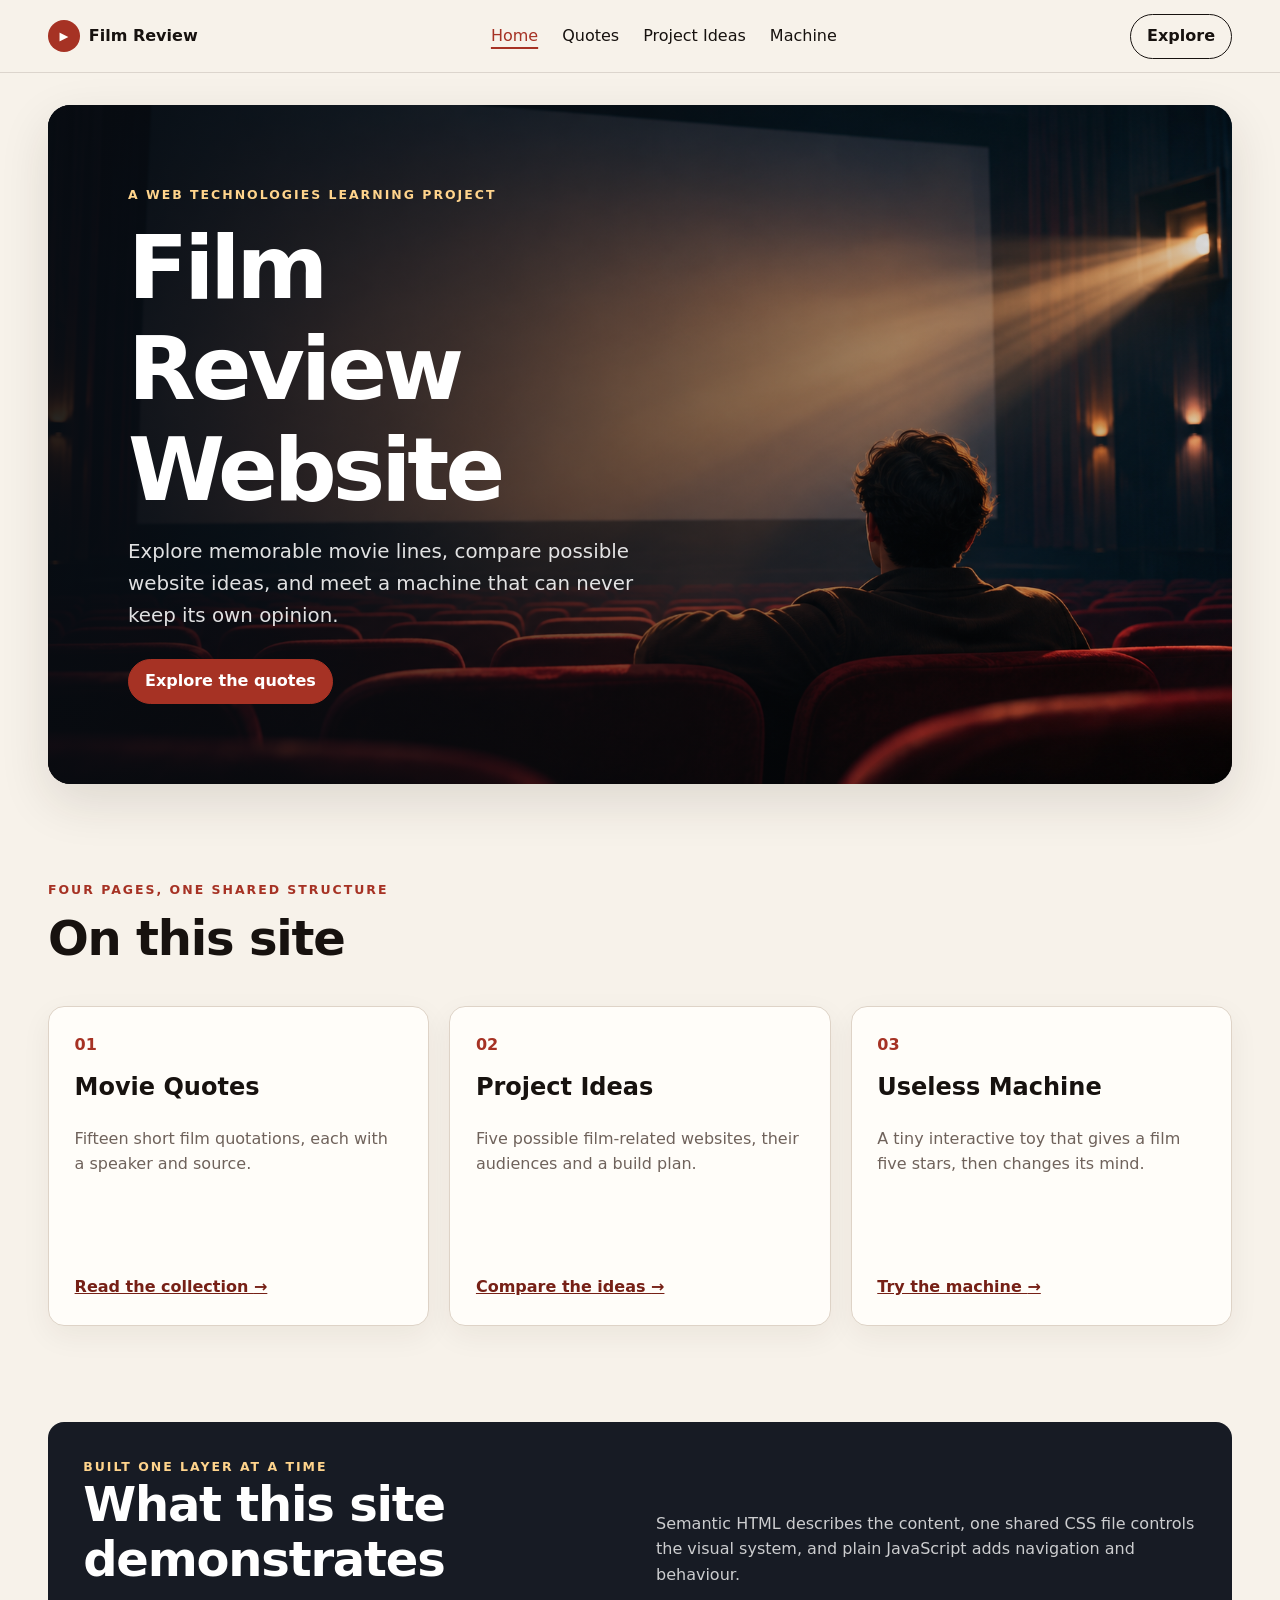
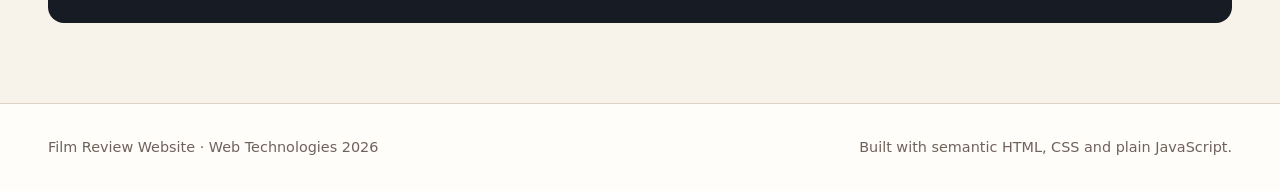
<file: index.html>
<!DOCTYPE html>
<html lang="en">
<head>
    <meta charset="UTF-8">
    <meta name="viewport" content="width=device-width, initial-scale=1.0">
    <meta name="description" content="A learning website about memorable film quotations, project ideas and a small interactive machine.">
    <title>Home · Film Review Website</title>
    <link rel="icon" href="favicon-32.png" sizes="32x32">
    <link rel="apple-touch-icon" href="apple-touch-icon.png">
    <link rel="stylesheet" href="style.css">
</head>
<body>
    <header id="site-header"></header>
    <main class="page-shell">
        <section class="hero home-hero" aria-labelledby="site-title">
            <img class="hero-background" src="images/cinema-viewer.png" alt="A person sitting alone in a cinema and watching a glowing movie screen" width="1672" height="941">
            <div class="hero-content">
                <p class="eyebrow">A Web Technologies learning project</p>
                <h1 id="site-title">Film Review Website</h1>
                <p class="hero-introduction">Explore memorable movie lines, compare possible website ideas, and meet a machine that can never keep its own opinion.</p>
                <a class="button" href="quotes.html">Explore the quotes</a>
            </div>
        </section>
        <section class="site-overview" aria-labelledby="site-overview-title">
            <div class="section-heading"><p class="eyebrow">Four pages, one shared structure</p><h2 id="site-overview-title">On this site</h2></div>
            <div class="overview-grid">
                <article class="overview-card"><p class="card-number" aria-hidden="true">01</p><h3>Movie Quotes</h3><p>Fifteen short film quotations, each with a speaker and source.</p><a href="quotes.html">Read the collection <span aria-hidden="true">→</span></a></article>
                <article class="overview-card"><p class="card-number" aria-hidden="true">02</p><h3>Project Ideas</h3><p>Five possible film-related websites, their audiences and a build plan.</p><a href="project.html">Compare the ideas <span aria-hidden="true">→</span></a></article>
                <article class="overview-card"><p class="card-number" aria-hidden="true">03</p><h3>Useless Machine</h3><p>A tiny interactive toy that gives a film five stars, then changes its mind.</p><a href="machine.html">Try the machine <span aria-hidden="true">→</span></a></article>
            </div>
        </section>
        <section class="learning-note" aria-labelledby="learning-title">
            <div><p class="eyebrow">Built one layer at a time</p><h2 id="learning-title">What this site demonstrates</h2></div>
            <p>Semantic HTML describes the content, one shared CSS file controls the visual system, and plain JavaScript adds navigation and behaviour.</p>
        </section>
    </main>
    <footer id="site-footer"></footer>
    <script src="nav.js"></script>
</body>
</html>
</file>
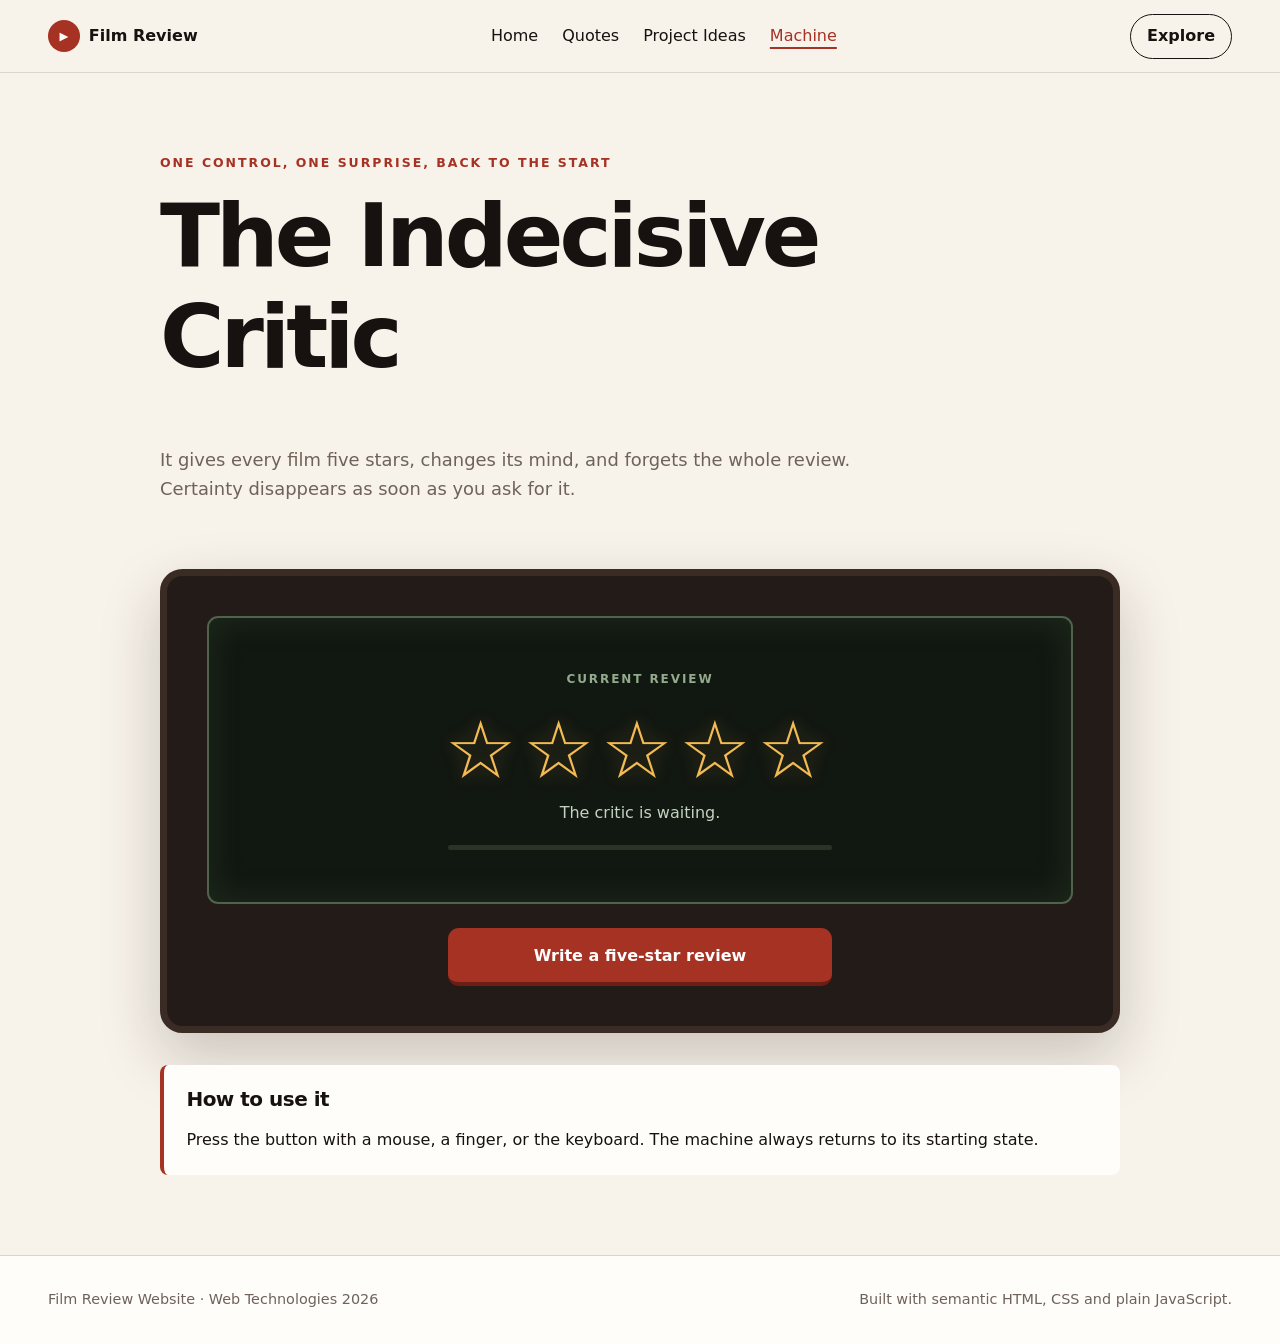
<file: machine.html>
<!DOCTYPE html>
<html lang="en">
<head>
    <meta charset="UTF-8">
    <meta name="viewport" content="width=device-width, initial-scale=1.0">
    <meta name="description" content="A useless film review machine that gives five stars and immediately takes them back.">
    <title>Useless Machine · Film quotes Website</title>
    <link rel="icon" href="favicon-32.png" sizes="32x32">
    <link rel="apple-touch-icon" href="apple-touch-icon.png">
    <link rel="stylesheet" href="style.css">
    <link rel="stylesheet" href="machine.css">
</head>
<body>
    <header id="site-header"></header>
    <main class="page-shell machine-page">
        <header class="page-introduction"><p class="eyebrow">One control, one surprise, back to the start</p><h1>The Indecisive Critic</h1><p>It gives every film five stars, changes its mind, and forgets the whole review. Certainty disappears as soon as you ask for it.</p></header>
        <section id="review-machine" class="review-machine" aria-labelledby="machine-title">
            <div class="machine-screen" aria-live="polite">
                <p class="screen-label" id="machine-title">Current review</p>
                <div id="star-rating" class="star-rating" aria-label="No rating yet">☆☆☆☆☆</div>
                <p id="machine-status" class="machine-status">The critic is waiting.</p>
                <div class="progress-track" aria-hidden="true"><span id="progress-bar" class="progress-bar"></span></div>
            </div>
            <button id="review-button" class="machine-button" type="button">Write a five-star review</button>
        </section>
        <aside class="machine-note" aria-labelledby="how-title"><h2 id="how-title">How to use it</h2><p>Press the button with a mouse, a finger, or the keyboard. The machine always returns to its starting state.</p></aside>
    </main>
    <footer id="site-footer"></footer>
    <script src="nav.js"></script>
    <script src="machine.js"></script>
</body>
</html>
</file>
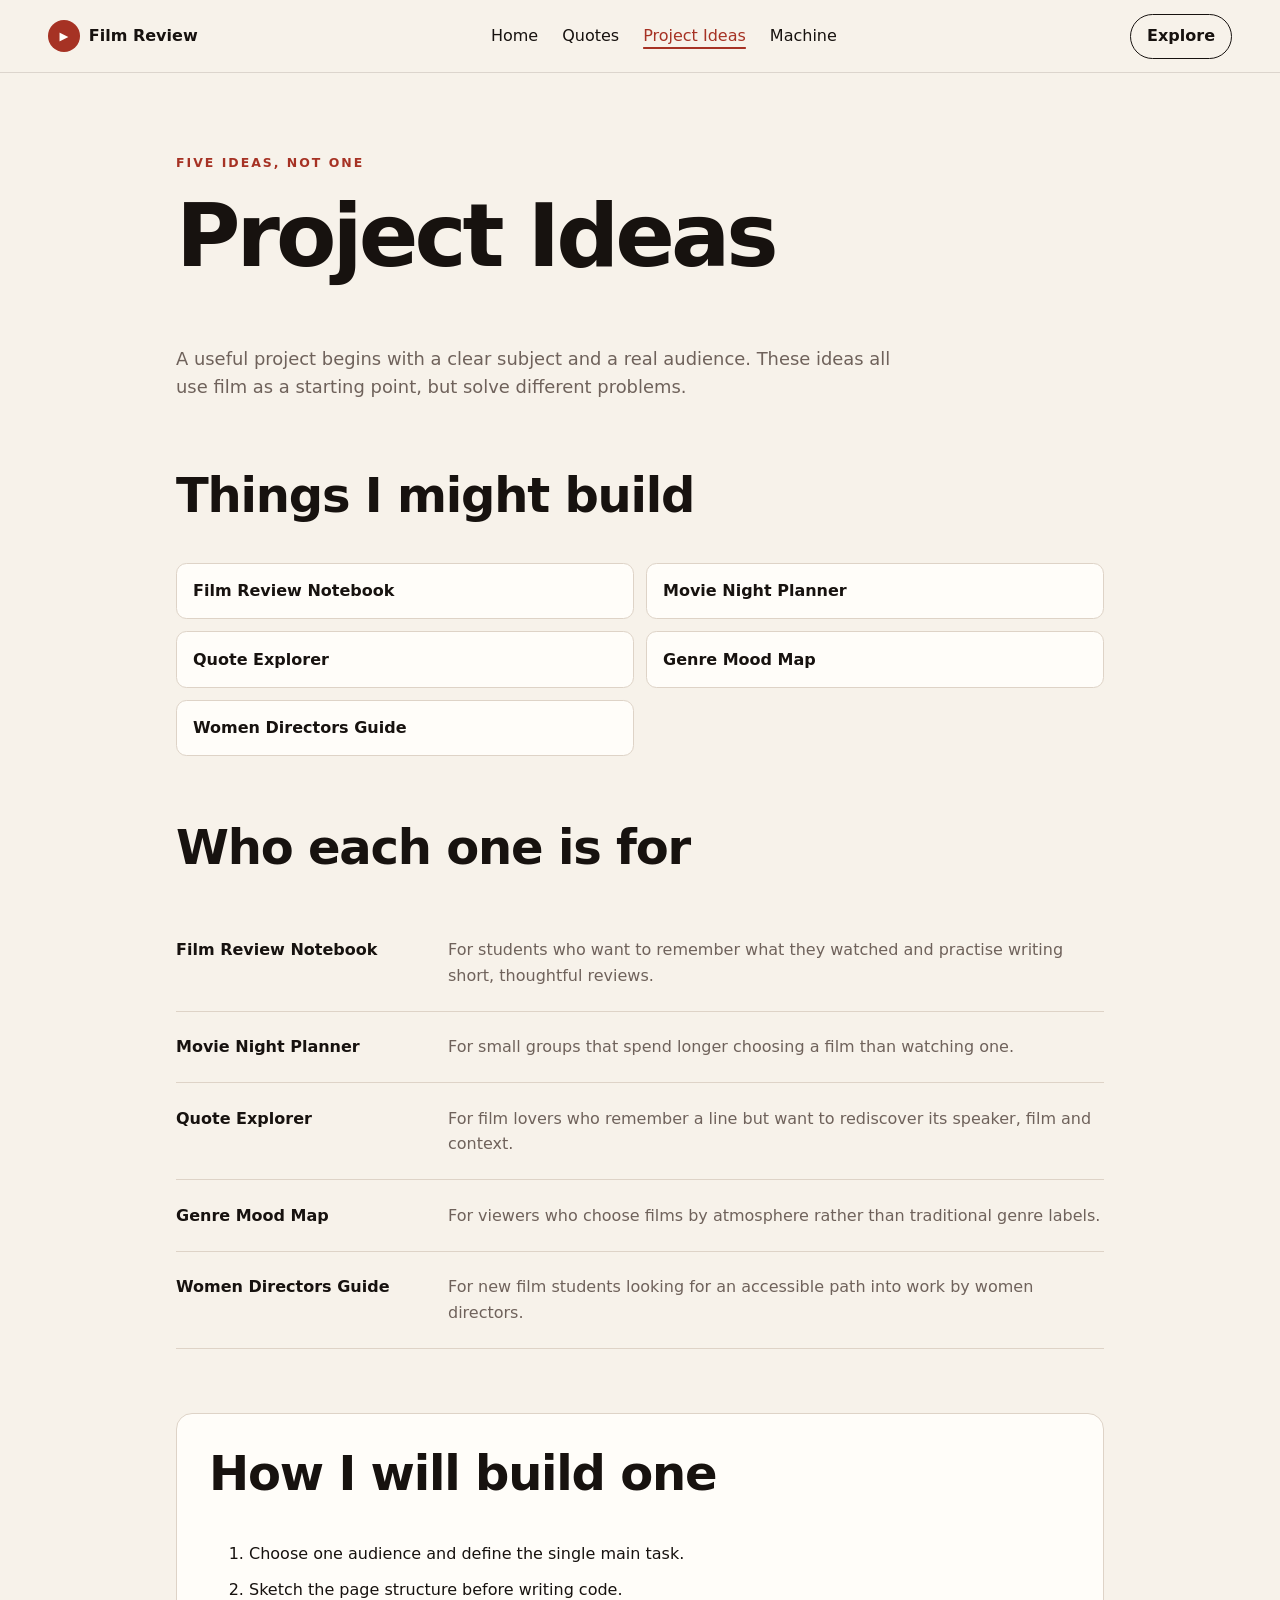
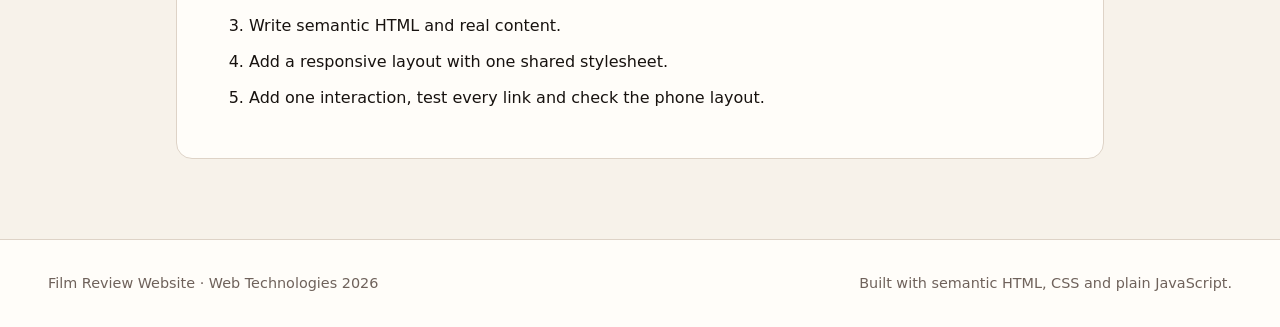
<file: project.html>
<!DOCTYPE html>
<html lang="en">
<head>
    <meta charset="UTF-8">
    <meta name="viewport" content="width=device-width, initial-scale=1.0">
    <meta name="description" content="Five possible film website ideas, their audiences and a simple build plan.">
    <title>Project Ideas · Film Quotes Website</title>
    <link rel="icon" href="favicon-32.png" sizes="32x32">
    <link rel="apple-touch-icon" href="apple-touch-icon.png">
    <link rel="stylesheet" href="style.css">
</head>
<body>
    <header id="site-header"></header>
    <main class="page-shell narrow-page">
        <header class="page-introduction"><p class="eyebrow">Five ideas, not one</p><h1>Project Ideas</h1><p>A useful project begins with a clear subject and a real audience. These ideas all use film as a starting point, but solve different problems.</p></header>
        <section aria-labelledby="ideas-title">
            <h2 id="ideas-title">Things I might build</h2>
            <ul class="idea-summary"><li>Film Review Notebook</li><li>Movie Night Planner</li><li>Quote Explorer</li><li>Genre Mood Map</li><li>Women Directors Guide</li></ul>
        </section>
        <section aria-labelledby="audience-title">
            <h2 id="audience-title">Who each one is for</h2>
            <dl class="idea-list">
                <div class="idea-item"><dt>Film Review Notebook</dt><dd>For students who want to remember what they watched and practise writing short, thoughtful reviews.</dd></div>
                <div class="idea-item"><dt>Movie Night Planner</dt><dd>For small groups that spend longer choosing a film than watching one.</dd></div>
                <div class="idea-item"><dt>Quote Explorer</dt><dd>For film lovers who remember a line but want to rediscover its speaker, film and context.</dd></div>
                <div class="idea-item"><dt>Genre Mood Map</dt><dd>For viewers who choose films by atmosphere rather than traditional genre labels.</dd></div>
                <div class="idea-item"><dt>Women Directors Guide</dt><dd>For new film students looking for an accessible path into work by women directors.</dd></div>
            </dl>
        </section>
        <section class="build-plan" aria-labelledby="plan-title">
            <h2 id="plan-title">How I will build one</h2>
            <ol><li>Choose one audience and define the single main task.</li><li>Sketch the page structure before writing code.</li><li>Write semantic HTML and real content.</li><li>Add a responsive layout with one shared stylesheet.</li><li>Add one interaction, test every link and check the phone layout.</li></ol>
        </section>
    </main>
    <footer id="site-footer"></footer>
    <script src="nav.js"></script>
</body>
</html>
</file>
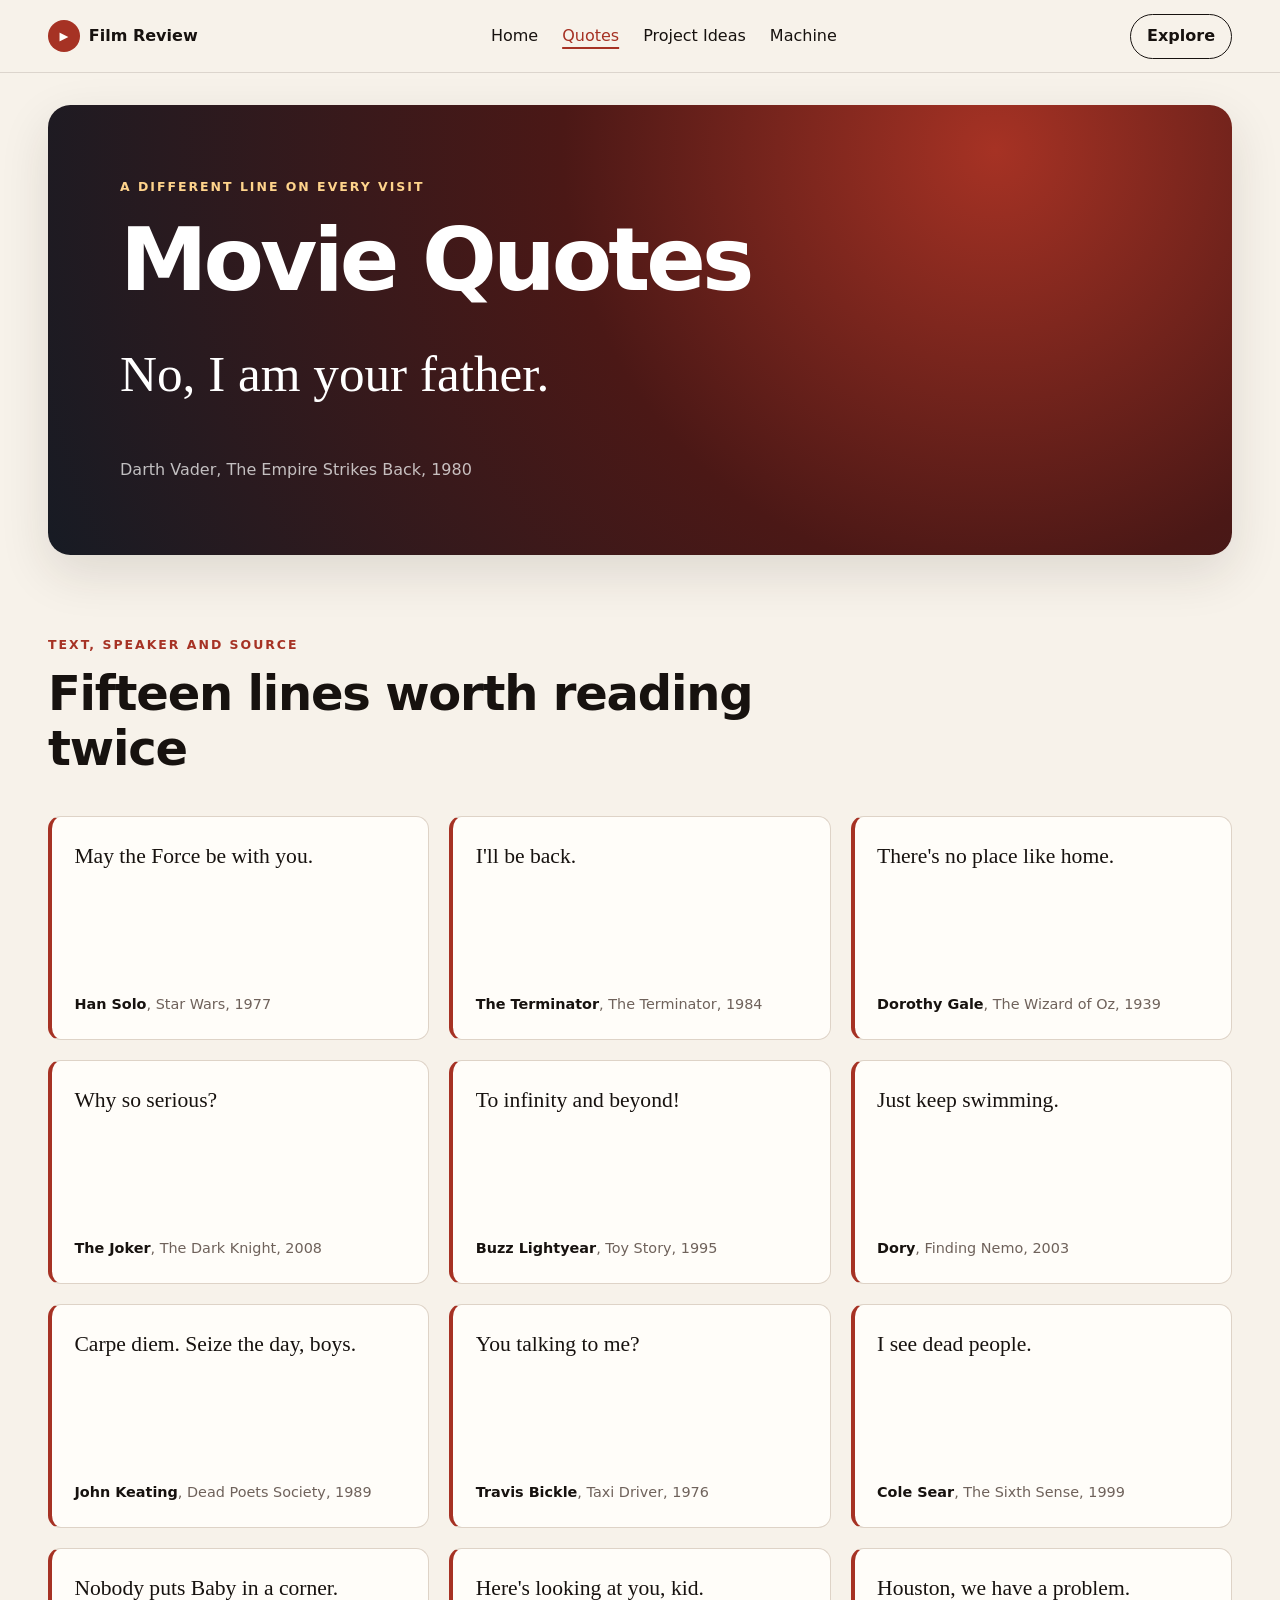
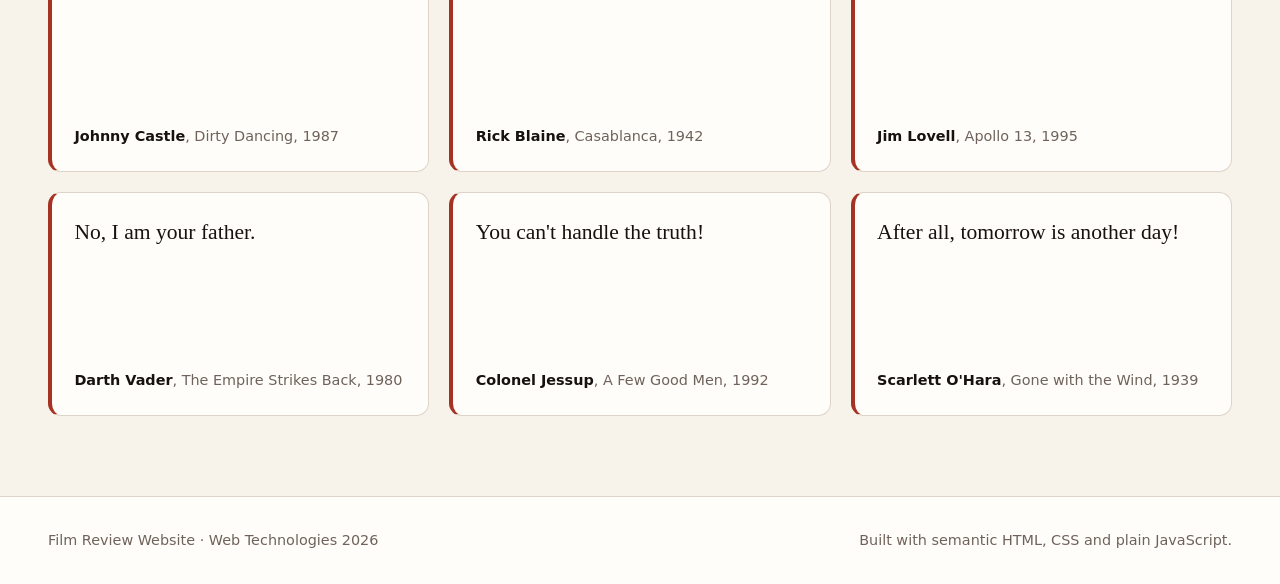
<file: quotes.html>
<!DOCTYPE html>
<html lang="en">
<head>
    <meta charset="UTF-8">
    <meta name="viewport" content="width=device-width, initial-scale=1.0">
    <meta name="description" content="A collection of fifteen memorable quotations from films.">
    <title>Movie Quotes · Film Review Website</title>
    <link rel="icon" href="favicon-32.png" sizes="32x32">
    <link rel="apple-touch-icon" href="apple-touch-icon.png">
    <link rel="stylesheet" href="style.css">
</head>
<body>
    <header id="site-header"></header>
    <main class="page-shell">
        <section class="quote-hero" aria-labelledby="quotes-title">
            <p class="eyebrow">A different line on every visit</p>
            <h1 id="quotes-title">Movie Quotes</h1>
            <blockquote id="random-quote"><p>Stories stay with us through the words we remember.</p></blockquote>
            <p id="random-source" class="random-source">Film Review Website</p>
        </section>
        <section id="quote-collection" aria-labelledby="collection-title">
            <div class="section-heading"><p class="eyebrow">Text, speaker and source</p><h2 id="collection-title">Fifteen lines worth reading twice</h2></div>
            <div class="quote-grid">
                <article class="quote"><blockquote><p>May the Force be with you.</p></blockquote><footer><cite>Han Solo</cite>, <span class="source">Star Wars, 1977</span></footer></article>
                <article class="quote"><blockquote><p>I'll be back.</p></blockquote><footer><cite>The Terminator</cite>, <span class="source">The Terminator, 1984</span></footer></article>
                <article class="quote"><blockquote><p>There's no place like home.</p></blockquote><footer><cite>Dorothy Gale</cite>, <span class="source">The Wizard of Oz, 1939</span></footer></article>
                <article class="quote"><blockquote><p>Why so serious?</p></blockquote><footer><cite>The Joker</cite>, <span class="source">The Dark Knight, 2008</span></footer></article>
                <article class="quote"><blockquote><p>To infinity and beyond!</p></blockquote><footer><cite>Buzz Lightyear</cite>, <span class="source">Toy Story, 1995</span></footer></article>
                <article class="quote"><blockquote><p>Just keep swimming.</p></blockquote><footer><cite>Dory</cite>, <span class="source">Finding Nemo, 2003</span></footer></article>
                <article class="quote"><blockquote><p>Carpe diem. Seize the day, boys.</p></blockquote><footer><cite>John Keating</cite>, <span class="source">Dead Poets Society, 1989</span></footer></article>
                <article class="quote"><blockquote><p>You talking to me?</p></blockquote><footer><cite>Travis Bickle</cite>, <span class="source">Taxi Driver, 1976</span></footer></article>
                <article class="quote"><blockquote><p>I see dead people.</p></blockquote><footer><cite>Cole Sear</cite>, <span class="source">The Sixth Sense, 1999</span></footer></article>
                <article class="quote"><blockquote><p>Nobody puts Baby in a corner.</p></blockquote><footer><cite>Johnny Castle</cite>, <span class="source">Dirty Dancing, 1987</span></footer></article>
                <article class="quote"><blockquote><p>Here's looking at you, kid.</p></blockquote><footer><cite>Rick Blaine</cite>, <span class="source">Casablanca, 1942</span></footer></article>
                <article class="quote"><blockquote><p>Houston, we have a problem.</p></blockquote><footer><cite>Jim Lovell</cite>, <span class="source">Apollo 13, 1995</span></footer></article>
                <article class="quote"><blockquote><p>No, I am your father.</p></blockquote><footer><cite>Darth Vader</cite>, <span class="source">The Empire Strikes Back, 1980</span></footer></article>
                <article class="quote"><blockquote><p>You can't handle the truth!</p></blockquote><footer><cite>Colonel Jessup</cite>, <span class="source">A Few Good Men, 1992</span></footer></article>
                <article class="quote"><blockquote><p>After all, tomorrow is another day!</p></blockquote><footer><cite>Scarlett O'Hara</cite>, <span class="source">Gone with the Wind, 1939</span></footer></article>
            </div>
        </section>
    </main>
    <footer id="site-footer"></footer>
    <script src="nav.js"></script>
    <script src="quotes.js"></script>
</body>
</html>
</file>
<file: style.css>
/* style.css — one visual system shared by every page. */
:root {
    --ink: #17120f;
    --muted: #6f625b;
    --paper: #f7f2ea;
    --surface: #fffdf9;
    --line: #ded3c7;
    --accent: #a63224;
    --accent-dark: #762016;
    --gold: #e6ad4f;
    --night: #171b24;
    --shadow: 0 18px 50px rgba(44, 31, 22, 0.12);
}

* { box-sizing: border-box; }

html { scroll-behavior: smooth; }

body {
    margin: 0;
    font-family: system-ui, -apple-system, BlinkMacSystemFont, "Segoe UI", sans-serif;
    line-height: 1.6;
    color: var(--ink);
    background: var(--paper);
}

img { max-width: 100%; height: auto; }
a { color: var(--accent-dark); }

a:focus-visible,
button:focus-visible {
    outline: 3px solid var(--gold);
    outline-offset: 4px;
}

h1, h2, h3, p { margin-top: 0; }
h1, h2, h3 { line-height: 1.15; }
h1 { font-size: clamp(2.4rem, 7vw, 5.5rem); letter-spacing: -0.045em; }
h2 { font-size: clamp(1.8rem, 4vw, 3rem); letter-spacing: -0.025em; }

.page-shell {
    width: min(100% - 2rem, 74rem);
    margin: 0 auto;
    padding: 2rem 0 5rem;
}

.narrow-page { width: min(100% - 2rem, 58rem); }

.eyebrow {
    margin-bottom: 0.7rem;
    color: var(--accent);
    font-size: 0.78rem;
    font-weight: 800;
    letter-spacing: 0.16em;
    text-transform: uppercase;
}

.section-heading,
.page-introduction { max-width: 46rem; margin-bottom: 2rem; }
.page-introduction { padding: 3rem 0 1rem; }
.page-introduction > p:last-child { color: var(--muted); font-size: 1.12rem; }

/* Shared navigation — inserted from nav.html. */
#site-header {
    position: sticky;
    top: 0;
    z-index: 20;
    background: rgba(247, 242, 234, 0.94);
    border-bottom: 1px solid rgba(111, 98, 91, 0.2);
    backdrop-filter: blur(12px);
}

nav {
    width: min(100%, 78rem);
    min-height: 4.5rem;
    margin: 0 auto;
    padding: 0.85rem 2rem;
    display: flex;
    align-items: center;
    gap: 1rem;
}

nav a { color: var(--ink); text-decoration: none; }
nav a:hover, nav a[aria-current="page"] { color: var(--accent); }
nav a[aria-current="page"] { text-decoration: underline; text-decoration-thickness: 2px; text-underline-offset: 0.35rem; }

nav .logo {
    display: inline-flex;
    align-items: center;
    gap: 0.55rem;
    font-weight: 850;
    white-space: nowrap;
}

.logo-mark {
    display: grid;
    width: 2rem;
    height: 2rem;
    place-items: center;
    color: var(--surface);
    background: var(--accent);
    border-radius: 50%;
    font-size: 0.72rem;
}

nav .links {
    display: flex;
    align-items: center;
    gap: 1.5rem;
    margin: 0 auto;
    padding: 0;
    list-style: none;
}

nav .action,
.button {
    display: inline-block;
    padding: 0.55rem 1rem;
    border: 1.5px solid currentColor;
    border-radius: 999px;
    font-weight: 750;
    text-decoration: none;
}

nav .action:hover { background: var(--accent); color: white; }

/* The homepage image fills the hero like a background while keeping alt text. */
.home-hero {
    position: relative;
    min-height: min(72vh, 42rem);
    overflow: hidden;
    display: flex;
    align-items: flex-end;
    border-radius: 1.4rem;
    color: white;
    background: var(--night);
    box-shadow: var(--shadow);
}

.hero-background {
    position: absolute;
    inset: 0;
    z-index: 0;
    width: 100%;
    height: 100%;
    object-fit: cover;
    object-position: center;
}

.home-hero::after {
    content: "";
    position: absolute;
    inset: 0;
    z-index: 1;
    background: linear-gradient(90deg, rgba(8, 12, 18, 0.88), rgba(8, 12, 18, 0.52) 50%, rgba(8, 12, 18, 0.12));
}

.hero-content {
    position: relative;
    z-index: 2;
    max-width: 44rem;
    padding: clamp(2rem, 7vw, 5rem);
}

.hero-content h1 { margin-bottom: 1rem; }
.hero-content .eyebrow { color: #ffd48c; }
.hero-introduction { max-width: 38rem; margin-bottom: 1.7rem; color: rgba(255, 255, 255, 0.88); font-size: clamp(1rem, 2vw, 1.24rem); }
.hero-content .button { color: white; background: var(--accent); border-color: var(--accent); }
.hero-content .button:hover { background: #c34434; }

.site-overview { padding: 6rem 0 3rem; }
.overview-grid, .quote-grid { display: grid; grid-template-columns: repeat(3, 1fr); gap: 1.25rem; }

.overview-card {
    min-height: 20rem;
    padding: 1.6rem;
    display: flex;
    flex-direction: column;
    background: var(--surface);
    border: 1px solid var(--line);
    border-radius: 1rem;
    box-shadow: 0 10px 30px rgba(44, 31, 22, 0.06);
}

.card-number { color: var(--accent); font-weight: 850; }
.overview-card h3 { font-size: 1.5rem; }
.overview-card p:not(.card-number) { color: var(--muted); }
.overview-card a { margin-top: auto; font-weight: 750; }

.learning-note {
    margin-top: 3rem;
    padding: 2.2rem;
    display: grid;
    grid-template-columns: 1fr 1fr;
    gap: 2rem;
    align-items: end;
    color: white;
    background: var(--night);
    border-radius: 1rem;
}

.learning-note .eyebrow { color: #ffd48c; }
.learning-note h2, .learning-note p { margin-bottom: 0; }
.learning-note > p { color: rgba(255, 255, 255, 0.78); }

/* Quotes page. */
.quote-hero {
    margin-bottom: 5rem;
    padding: clamp(2rem, 6vw, 4.5rem);
    color: white;
    background: radial-gradient(circle at 80% 10%, #a63224, #4b1816 42%, #171b24 100%);
    border-radius: 1.4rem;
    box-shadow: var(--shadow);
}

.quote-hero .eyebrow { color: #ffd48c; }
.quote-hero h1 { margin-bottom: 2rem; }
.quote-hero blockquote { max-width: 50rem; margin: 0; font-family: Georgia, "Times New Roman", serif; font-size: clamp(1.5rem, 4vw, 3.2rem); line-height: 1.25; }
.random-source { margin: 1.5rem 0 0; color: rgba(255, 255, 255, 0.72); }

.quote {
    min-height: 14rem;
    padding: 1.4rem;
    display: flex;
    flex-direction: column;
    background: var(--surface);
    border: 1px solid var(--line);
    border-left: 4px solid var(--accent);
    border-radius: 0.8rem;
}

.quote blockquote { margin: 0; font-family: Georgia, "Times New Roman", serif; font-size: 1.35rem; }
.quote footer { margin-top: auto; padding-top: 1rem; color: var(--muted); font-size: 0.9rem; }
.quote cite { color: var(--ink); font-style: normal; font-weight: 750; }

/* Project ideas page. */
.idea-summary { display: grid; grid-template-columns: repeat(2, 1fr); gap: 0.75rem; margin: 0 0 4rem; padding: 0; list-style: none; }
.idea-summary li { padding: 0.9rem 1rem; background: var(--surface); border: 1px solid var(--line); border-radius: 0.65rem; font-weight: 700; }
.idea-list { margin: 0 0 4rem; }
.idea-item { padding: 1.4rem 0; display: grid; grid-template-columns: 15rem 1fr; gap: 2rem; border-bottom: 1px solid var(--line); }
.idea-item dt { font-weight: 800; }
.idea-item dd { margin: 0; color: var(--muted); }
.build-plan { padding: 2rem; background: var(--surface); border: 1px solid var(--line); border-radius: 1rem; }
.build-plan li + li { margin-top: 0.65rem; }

/* Shared footer — inserted from footer.html. */
#site-footer {
    padding: 2rem max(1rem, calc((100% - 74rem) / 2));
    display: flex;
    justify-content: space-between;
    gap: 1rem;
    color: var(--muted);
    background: var(--surface);
    border-top: 1px solid var(--line);
    font-size: 0.9rem;
}

#site-footer p { margin: 0; }

@media (max-width: 780px) {
    nav { flex-wrap: wrap; padding: 0.75rem 1rem; }
    nav .links { order: 3; width: 100%; gap: 0.45rem; justify-content: space-between; overflow-x: auto; font-size: 0.88rem; }
    nav .action { margin-left: auto; }
    .home-hero::after { background: linear-gradient(0deg, rgba(8, 12, 18, 0.92), rgba(8, 12, 18, 0.42)); }
    .overview-grid, .quote-grid { grid-template-columns: 1fr; }
    .overview-card { min-height: 14rem; }
    .learning-note, .idea-item { grid-template-columns: 1fr; gap: 0.6rem; }
    .idea-summary { grid-template-columns: 1fr; }
    #site-footer { flex-direction: column; }
}

@media (prefers-reduced-motion: reduce) {
    html { scroll-behavior: auto; }
    *, *::before, *::after { animation-duration: 0.01ms !important; animation-iteration-count: 1 !important; transition-duration: 0.01ms !important; }
}
</file>
<file: machine.css>
.machine-page { width: min(100% - 2rem, 60rem); }

.review-machine {
    padding: clamp(1.2rem, 4vw, 2.5rem);
    background: #231b18;
    border: 0.45rem solid #3b2b25;
    border-radius: 1.4rem;
    box-shadow: 0 24px 60px rgba(44, 31, 22, 0.22);
}

.machine-screen {
    min-height: 18rem;
    padding: 2rem;
    display: flex;
    flex-direction: column;
    justify-content: center;
    text-align: center;
    color: #f8e9c8;
    background: #111711;
    border: 2px solid #51624c;
    border-radius: 0.7rem;
    box-shadow: inset 0 0 35px rgba(124, 185, 109, 0.13);
}

.screen-label { color: #93aa8c; font-size: 0.75rem; font-weight: 800; letter-spacing: 0.16em; text-transform: uppercase; }
.star-rating { margin: 0.6rem 0; color: #f4bb55; font-size: clamp(2.4rem, 9vw, 5rem); letter-spacing: 0.08em; line-height: 1; text-shadow: 0 0 18px rgba(244, 187, 85, 0.32); }
.machine-status { min-height: 1.6em; margin-bottom: 1.2rem; color: #c3d3bf; }
.progress-track { width: min(100%, 24rem); height: 0.35rem; margin: 0 auto; overflow: hidden; background: #293427; border-radius: 99px; }
.progress-bar { display: block; width: 0; height: 100%; background: #f4bb55; transition: width 0.8s ease; }

.machine-button {
    width: min(100%, 24rem);
    margin: 1.5rem auto 0;
    padding: 0.9rem 1.2rem;
    display: block;
    color: white;
    background: #a63224;
    border: 0;
    border-bottom: 4px solid #6d1d14;
    border-radius: 0.7rem;
    font: inherit;
    font-weight: 800;
    cursor: pointer;
}

.machine-button:hover:not(:disabled) { background: #bf3d2d; }
.machine-button:active:not(:disabled) { transform: translateY(2px); border-bottom-width: 2px; }
.machine-button:disabled { cursor: wait; opacity: 0.72; }
.review-machine.is-working .machine-screen { animation: screen-pulse 0.75s ease-in-out infinite alternate; }
.review-machine.is-erasing .star-rating { animation: small-shake 0.18s linear infinite alternate; }

.machine-note { margin-top: 2rem; padding: 1.4rem; background: #fffdf9; border-left: 4px solid #a63224; border-radius: 0.5rem; }
.machine-note h2 { font-size: 1.25rem; }
.machine-note p { margin-bottom: 0; }

@keyframes screen-pulse {
    from { box-shadow: inset 0 0 25px rgba(124, 185, 109, 0.08); }
    to { box-shadow: inset 0 0 45px rgba(124, 185, 109, 0.22); }
}

@keyframes small-shake {
    from { transform: translateX(-2px); }
    to { transform: translateX(2px); }
}
</file>
